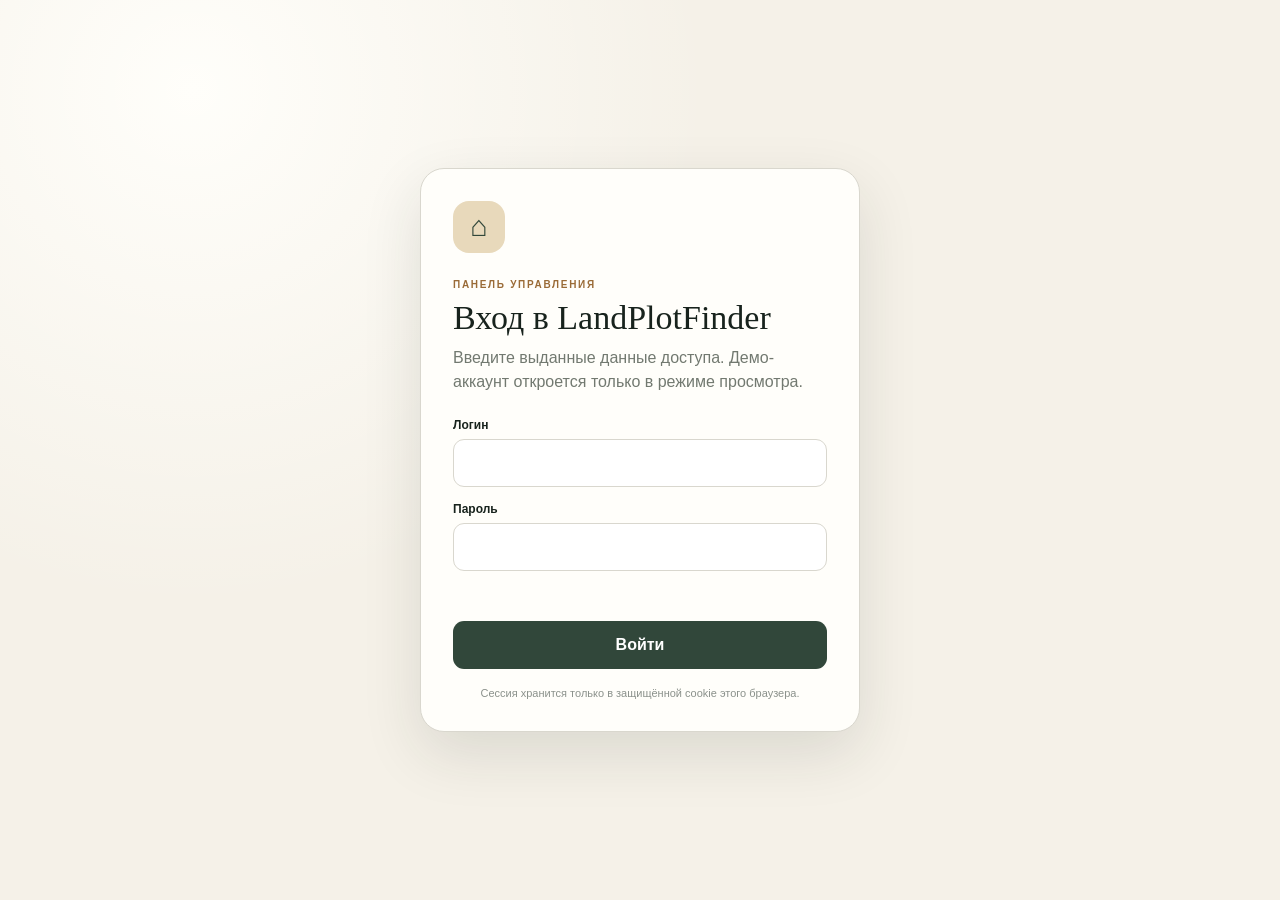
<file: app/static/login.html>
<!doctype html>
<html lang="ru">
<head>
  <meta charset="utf-8">
  <meta name="viewport" content="width=device-width, initial-scale=1, viewport-fit=cover">
  <meta name="robots" content="noindex,nofollow">
  <title>Вход · LandPlotFinder</title>
  <style>
    :root{font-family:Inter,ui-sans-serif,-apple-system,BlinkMacSystemFont,"Segoe UI",sans-serif;color:#18231d;background:#f5f1e8}
    *{box-sizing:border-box}body{margin:0;min-width:320px;min-height:100dvh;display:grid;place-items:center;padding:24px;background:radial-gradient(circle at 15% 10%,#fffefa 0,transparent 38%),#f5f1e8}
    main{width:min(440px,100%);background:#fffefa;border:1px solid #d9d7ce;border-radius:24px;padding:32px;box-shadow:0 22px 60px rgba(33,45,37,.12)}
    .mark{width:52px;height:52px;display:grid;place-items:center;border-radius:16px;background:#e8d9bb;color:#31473a;font-size:29px;margin-bottom:24px}
    .eyebrow{margin:0;color:#9a6b37;font-weight:800;text-transform:uppercase;letter-spacing:1.7px;font-size:10px}
    h1{font:500 34px/1.1 Georgia,serif;margin:7px 0 10px}p{color:#727970;line-height:1.5;margin:0 0 24px}
    form{display:grid;gap:15px}label{display:grid;gap:7px;font-size:12px;font-weight:750}input{width:100%;height:48px;border:1px solid #d9d7ce;border-radius:11px;background:#fff;padding:0 13px;font:inherit;font-size:16px;outline:none}input:focus{border-color:#496354;box-shadow:0 0 0 3px rgba(73,99,84,.13)}
    button{height:48px;border:0;border-radius:11px;background:#31473a;color:#fff;font:inherit;font-weight:800;cursor:pointer}button:disabled{opacity:.65;cursor:wait}
    #message{min-height:20px;margin:0;color:#a54f42;font-size:13px}.hint{display:block;text-align:center;color:#8b918b;font-size:11px;margin-top:18px}
    @media(max-width:480px){body{padding:14px}main{padding:26px 20px;border-radius:20px}h1{font-size:30px}}
  </style>
</head>
<body>
  <main>
    <div class="mark">⌂</div>
    <p class="eyebrow">Панель управления</p>
    <h1>Вход в LandPlotFinder</h1>
    <p>Введите выданные данные доступа. Демо-аккаунт откроется только в режиме просмотра.</p>
    <form id="login-form">
      <label>Логин<input name="username" autocomplete="username" required></label>
      <label>Пароль<input name="password" type="password" autocomplete="current-password" required></label>
      <p id="message" role="alert" aria-live="polite"></p>
      <button type="submit">Войти</button>
    </form>
    <small class="hint">Сессия хранится только в защищённой cookie этого браузера.</small>
  </main>
  <script>
    const form = document.getElementById('login-form');
    const message = document.getElementById('message');
    form.addEventListener('submit', async (event) => {
      event.preventDefault();
      const button = form.querySelector('button');
      button.disabled = true; button.textContent = 'Проверяем…'; message.textContent = '';
      try {
        const data = Object.fromEntries(new FormData(form));
        const response = await fetch('/api/auth/login', { method: 'POST', headers: { 'Content-Type': 'application/json' }, body: JSON.stringify(data) });
        const payload = await response.json().catch(() => ({}));
        if (!response.ok) throw new Error(payload.detail || 'Не удалось войти');
        const requested = new URLSearchParams(location.search).get('next') || '/';
        const next = requested.startsWith('/') && !requested.startsWith('//') ? requested : '/';
        if (payload.role === 'viewer') {
          const target = new URL(next, location.origin);
          target.searchParams.set('presentation', '1');
          location.replace(`${target.pathname}${target.search}${target.hash}`);
        } else location.replace(next);
      } catch (error) {
        message.textContent = error.message; button.disabled = false; button.textContent = 'Войти';
        form.elements.password.focus(); form.elements.password.select();
      }
    });
  </script>
</body>
</html>
</file>
